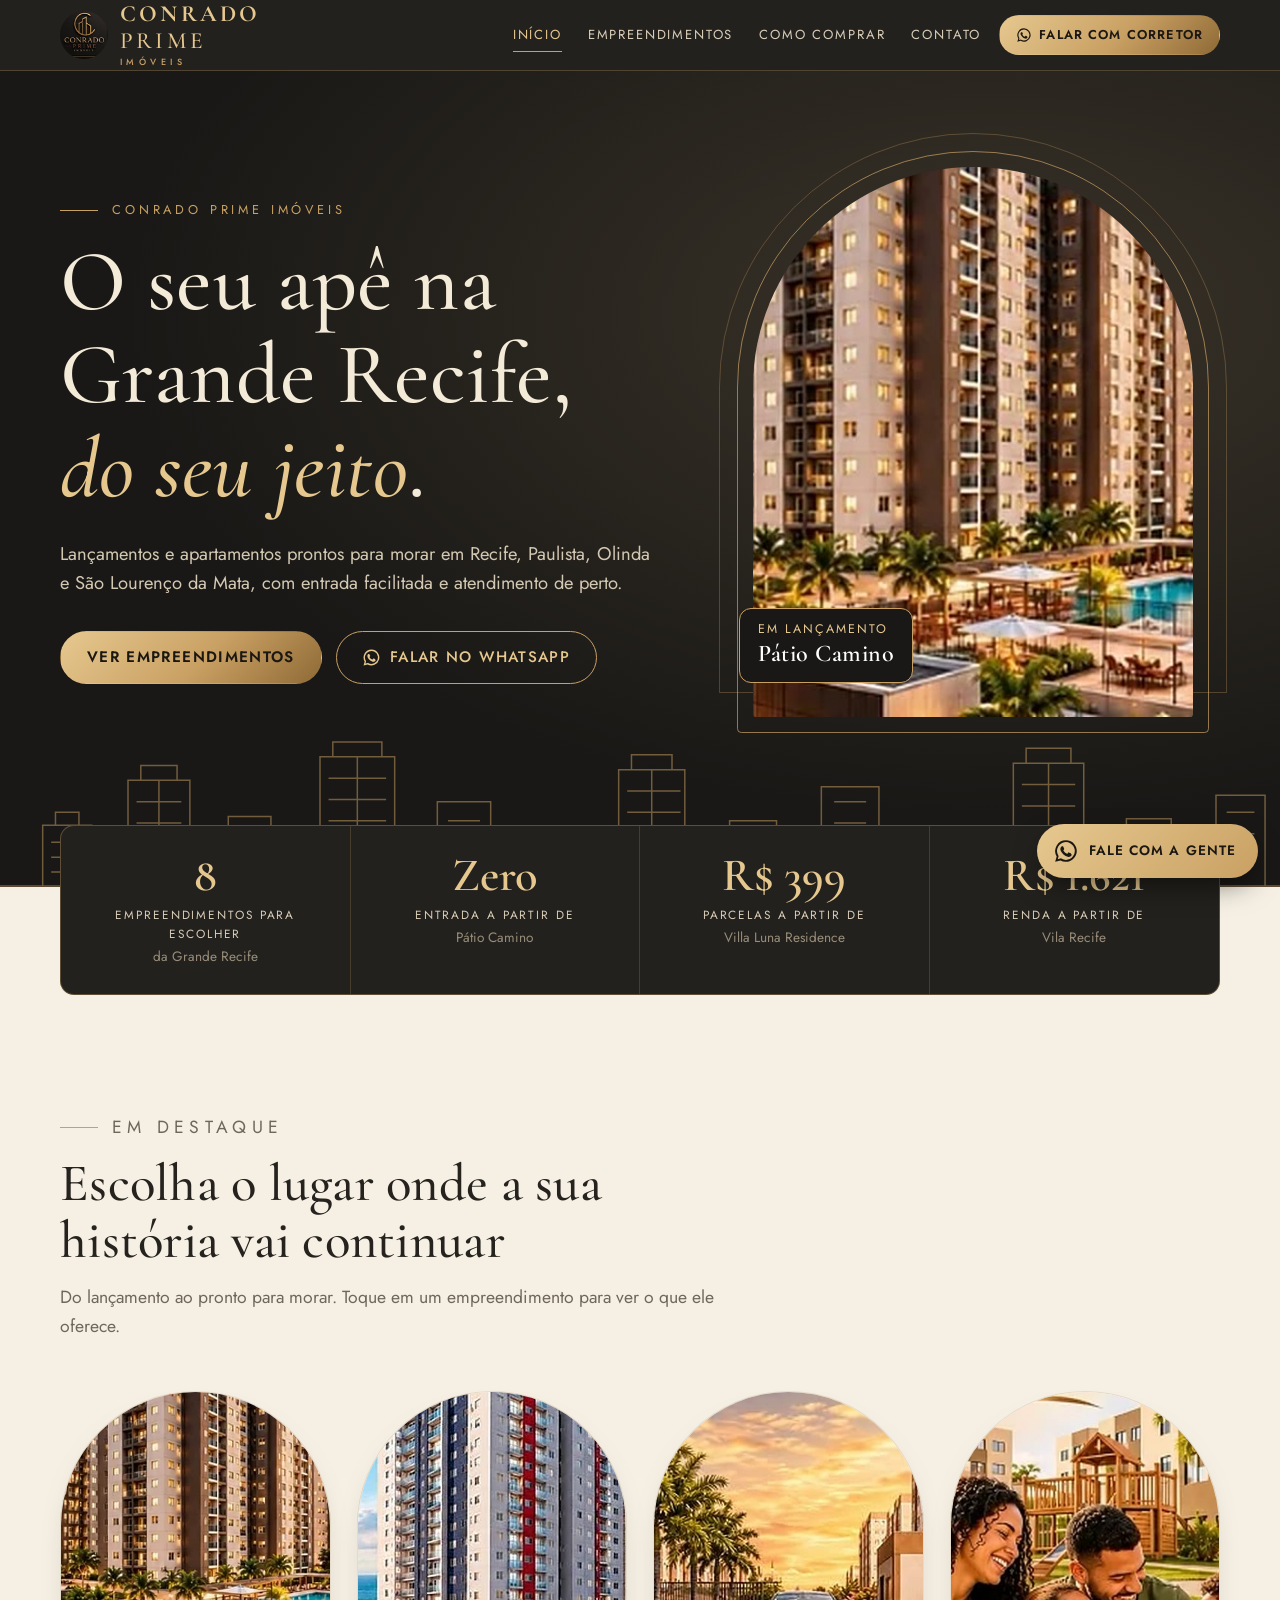
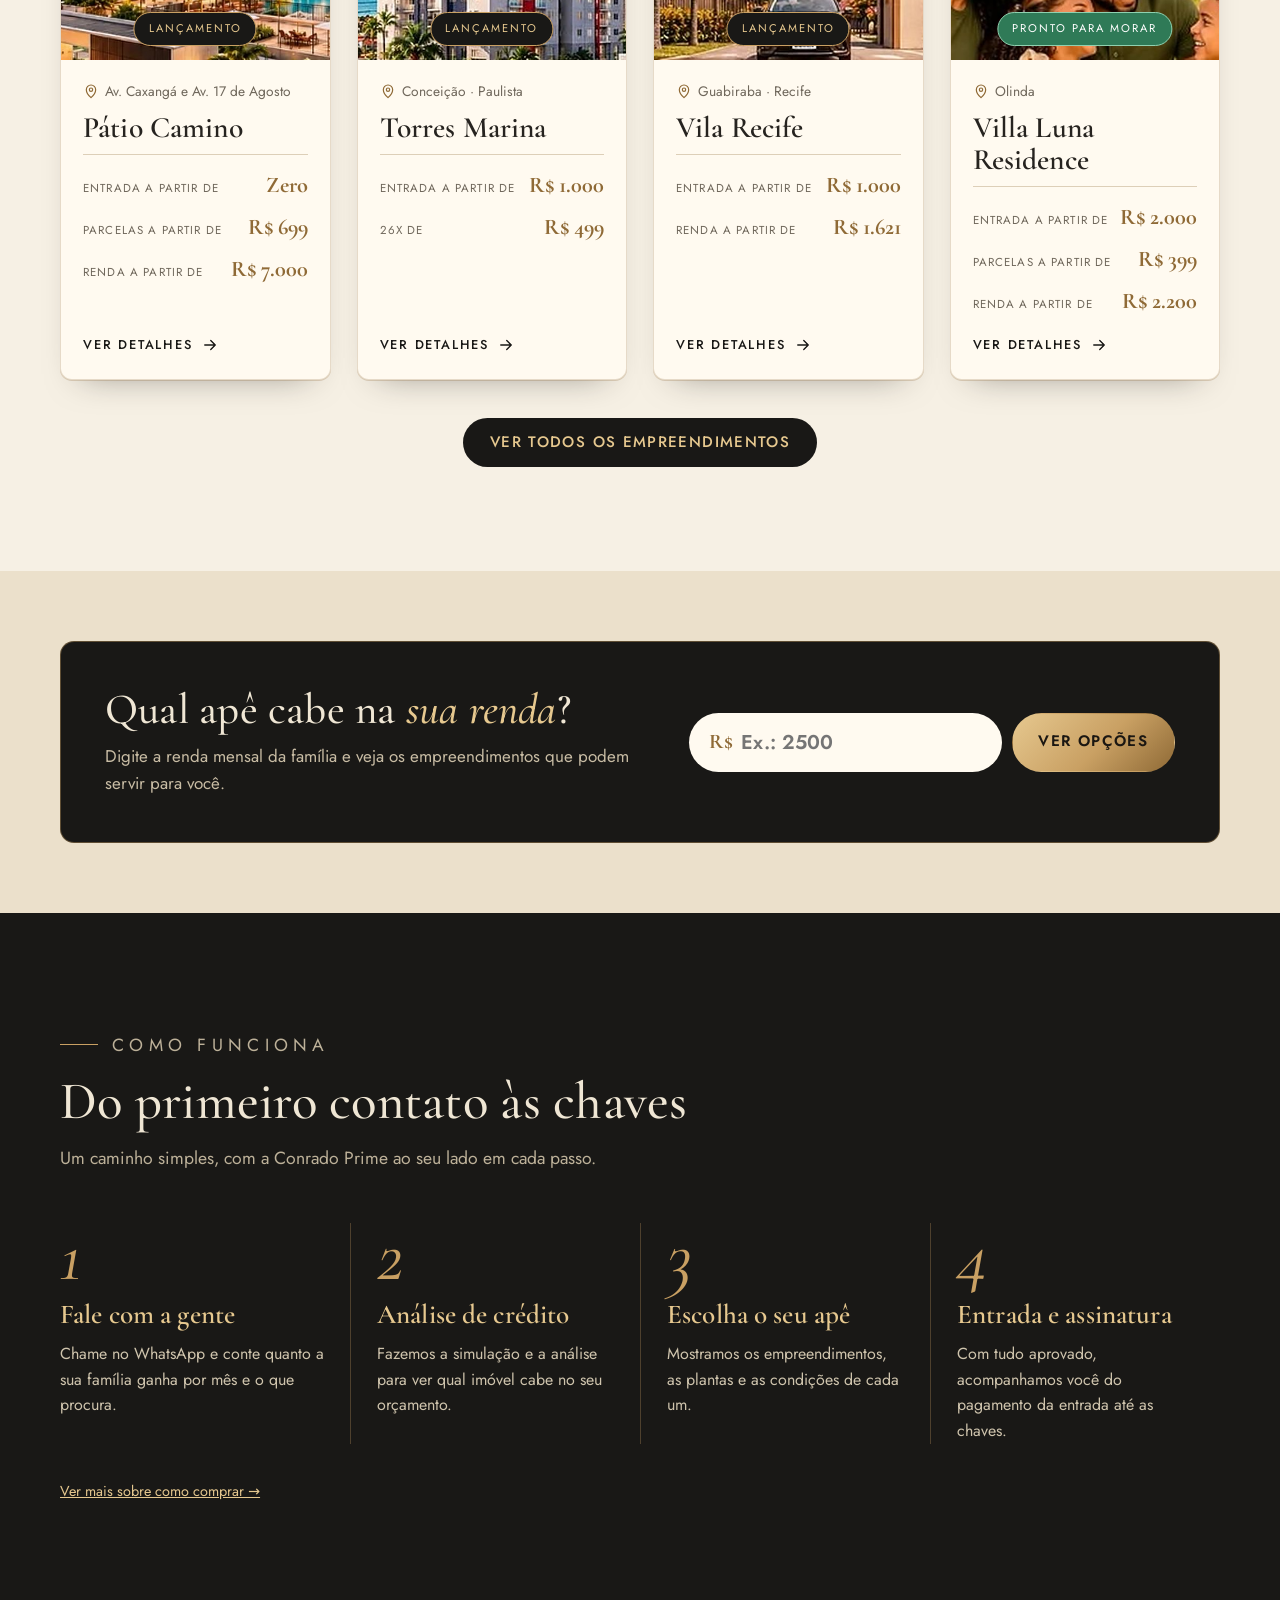
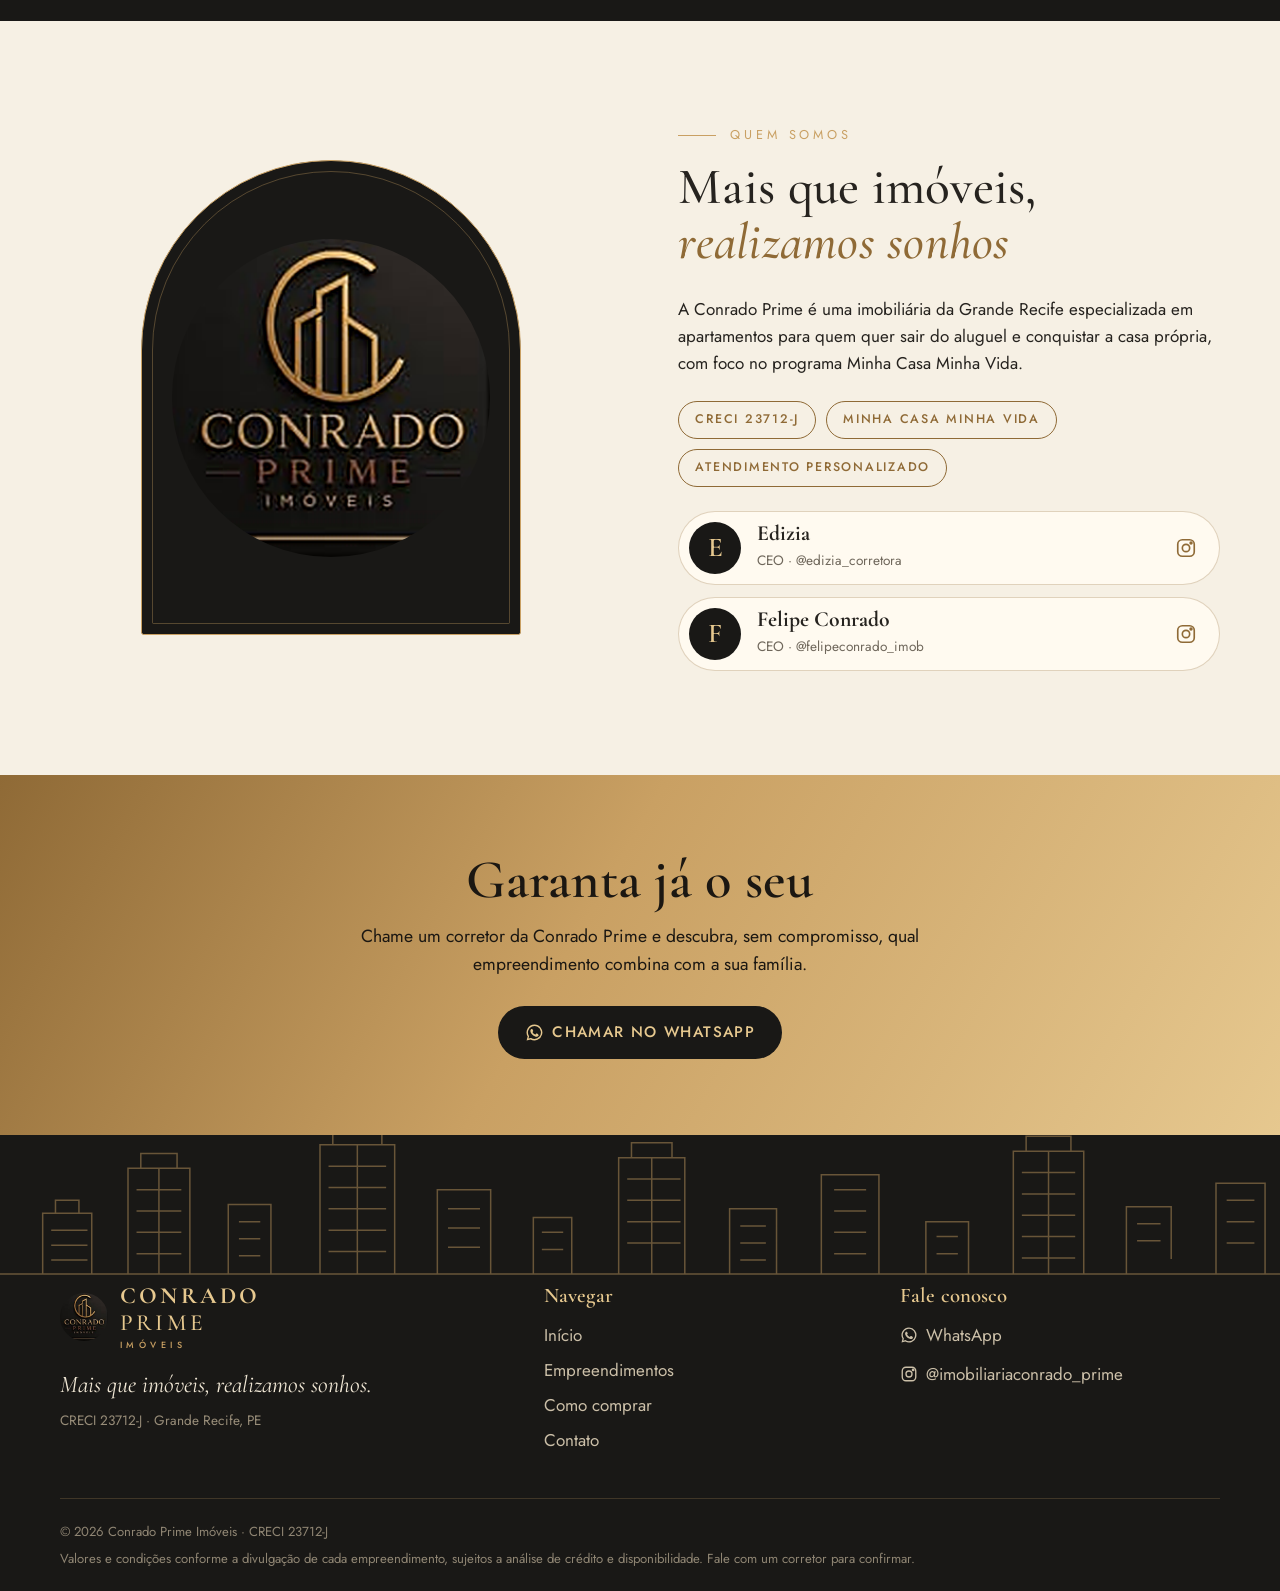
<file: index.html>
<!doctype html>
<html lang="pt-BR">
<head>
<meta charset="utf-8">
<meta name="viewport" content="width=device-width, initial-scale=1">
<meta name="robots" content="noindex, nofollow">
<title>Conrado Prime Imóveis | Seu apê na Grande Recife</title>
<meta name="description" content="Lançamentos e apartamentos prontos para morar em Recife, Paulista, Olinda e São Lourenço da Mata, com entrada facilitada. Conrado Prime Imóveis, CRECI 23712-J.">
<meta name="theme-color" content="#191816">
<link rel="icon" href="img/logo.png">
<link rel="preconnect" href="https://fonts.googleapis.com">
<link rel="preconnect" href="https://fonts.gstatic.com" crossorigin>
<link href="https://fonts.googleapis.com/css2?family=Cormorant+Garamond:ital,wght@0,500;0,600;0,700;1,400;1,500&family=Jost:wght@400;500;600&display=swap" rel="stylesheet">
<link rel="stylesheet" href="css/style.css">
</head>
<body data-page="inicio">
<div id="header"></div>
<main>
  <section class="hero">
    <div class="container hero__grid">
      <div>
        <p class="eyebrow">Conrado Prime Imóveis</p>
        <h1>O seu apê na Grande Recife, <em>do seu jeito</em>.</h1>
        <p class="hero__sub">Lançamentos e apartamentos prontos para morar em Recife, Paulista, Olinda e São Lourenço da Mata, com entrada facilitada e atendimento de perto.</p>
        <div class="hero__acoes">
          <a class="btn btn--ouro" href="empreendimentos.html">Ver empreendimentos</a>
          <a class="btn btn--linha" data-link="whats" data-icon="whats" href="#"><span>Falar no WhatsApp</span></a>
        </div>
      </div>
      <div class="hero__arco">
        <img src="img/emp/patio-camino.jpg" alt="Pátio Camino, empreendimento em lançamento">
        <div class="hero__selo">Em lançamento<b>Pátio Camino</b></div>
      </div>
    </div>
    <div class="sky-wrap" data-skyline></div>
  </section>

  <div class="container"><div class="stats" id="stats"></div></div>

  <section class="secao">
    <div class="container">
      <div class="cab">
        <p class="eyebrow">Em destaque</p>
        <h2>Escolha o lugar onde a sua história vai continuar</h2>
        <p>Do lançamento ao pronto para morar. Toque em um empreendimento para ver o que ele oferece.</p>
      </div>
      <div class="grade-cards" id="destaques"></div>
      <div class="mais"><a class="btn btn--escuro" href="empreendimentos.html">Ver todos os empreendimentos</a></div>
    </div>
  </section>

  <section class="secao secao--areia" style="padding-block: clamp(40px, 6vw, 70px)">
    <div class="container">
      <div class="renda">
        <div>
          <h2>Qual apê cabe na <em>sua renda</em>?</h2>
          <p>Digite a renda mensal da família e veja os empreendimentos que podem servir para você.</p>
        </div>
        <form action="empreendimentos.html" method="get">
          <label class="renda__campo"><span>R$</span><input name="renda" inputmode="numeric" placeholder="Ex.: 2500" aria-label="Renda mensal da família em reais"></label>
          <button class="btn btn--ouro" type="submit">Ver opções</button>
        </form>
      </div>
    </div>
  </section>

  <section class="secao secao--noite">
    <div class="container">
      <div class="cab">
        <p class="eyebrow">Como funciona</p>
        <h2>Do primeiro contato às chaves</h2>
        <p>Um caminho simples, com a Conrado Prime ao seu lado em cada passo.</p>
      </div>
      <ol class="passos" id="passos"></ol>
      <p class="nota-passos"><a href="como-comprar.html" style="color: var(--ouro-claro)">Ver mais sobre como comprar →</a></p>
    </div>
  </section>

  <section class="secao">
    <div class="container sobre">
      <div class="sobre__marca reveal"><img src="img/logo.png" alt="Logo da Conrado Prime Imóveis"></div>
      <div>
        <p class="eyebrow">Quem somos</p>
        <h2>Mais que imóveis, <em>realizamos sonhos</em></h2>
        <p>A Conrado Prime é uma imobiliária da Grande Recife especializada em apartamentos para quem quer sair do aluguel e conquistar a casa própria, com foco no programa Minha Casa Minha Vida.</p>
        <ul class="selos"><li>CRECI 23712-J</li><li>Minha Casa Minha Vida</li><li>Atendimento personalizado</li></ul>
        <div class="pessoas" id="corretores"></div>
      </div>
    </div>
  </section>

  <section class="faixa">
    <div class="container">
      <h2>Garanta já o seu</h2>
      <p>Chame um corretor da Conrado Prime e descubra, sem compromisso, qual empreendimento combina com a sua família.</p>
      <a class="btn btn--escuro" data-link="whats" data-icon="whats" href="#"><span>Chamar no WhatsApp</span></a>
    </div>
  </section>
</main>
<div id="footer"></div>
<script src="js/data.js"></script>
<script src="js/main.js"></script>
</body>
</html>
</file>
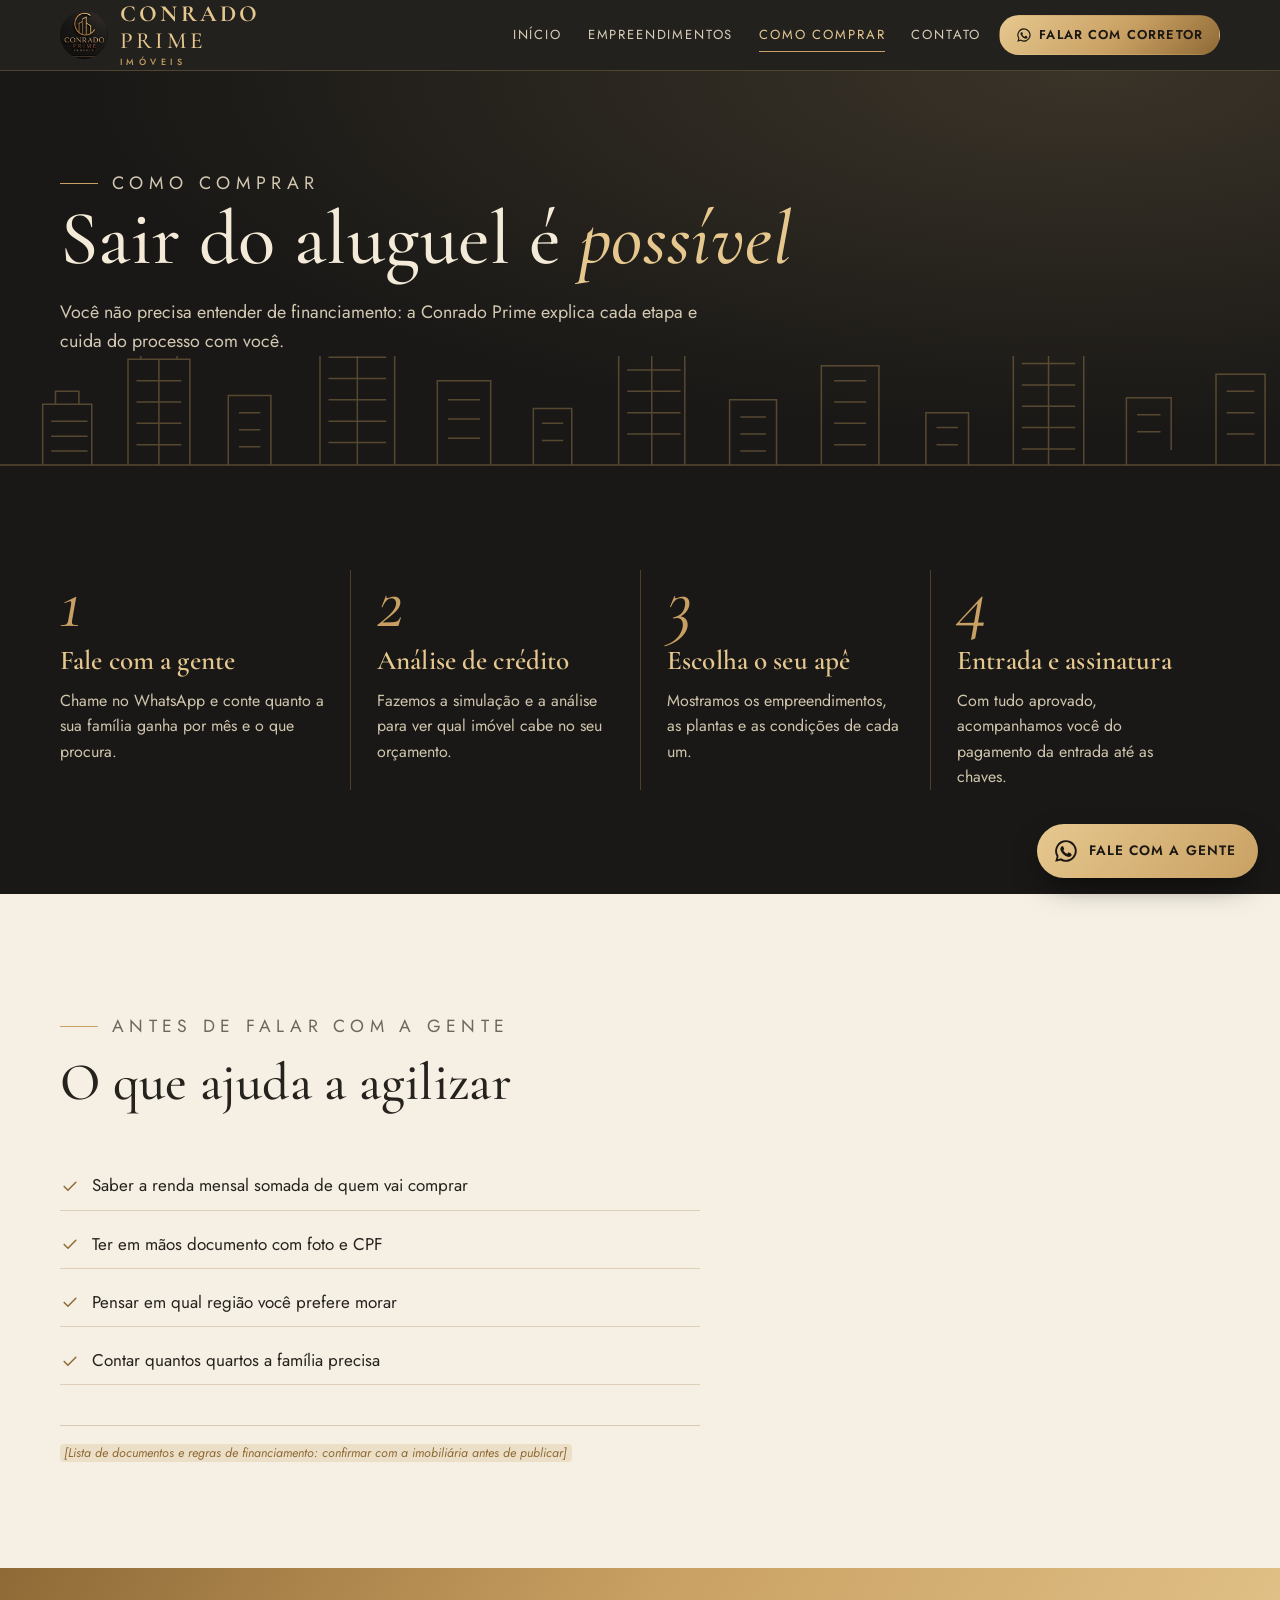
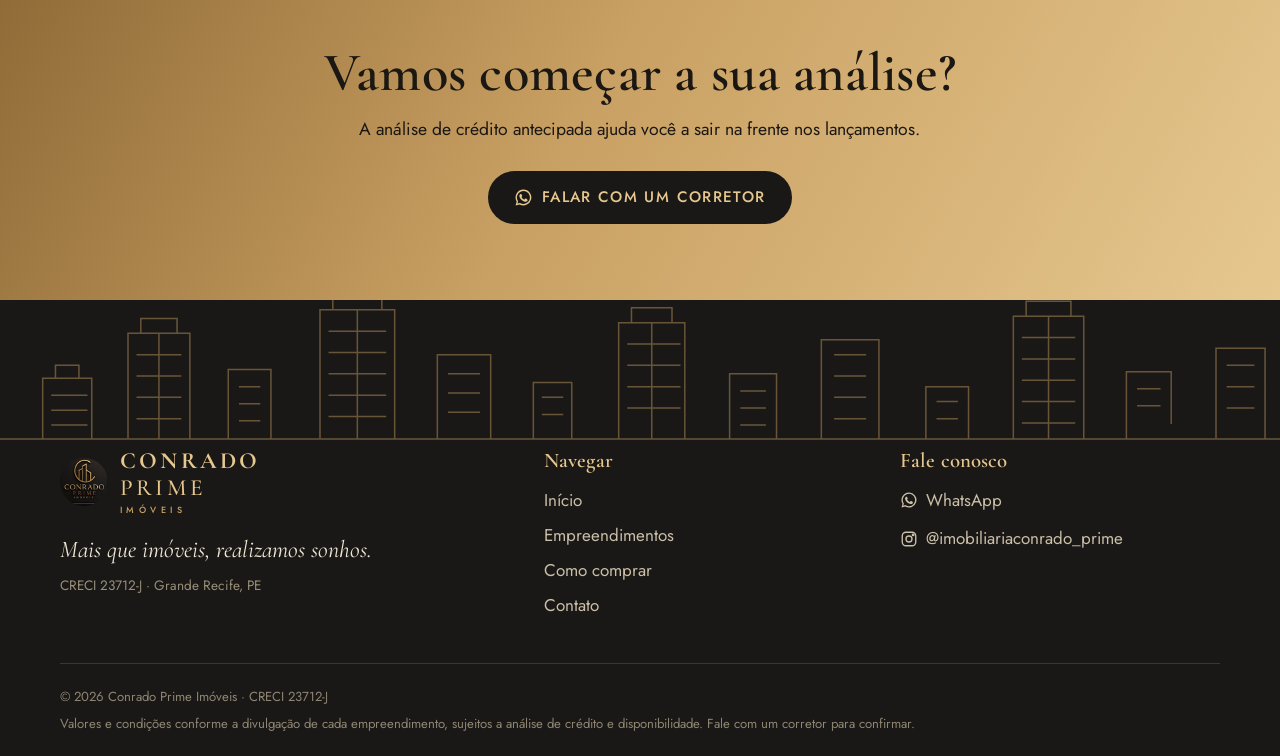
<file: como-comprar.html>
<!doctype html>
<html lang="pt-BR">
<head>
<meta charset="utf-8">
<meta name="viewport" content="width=device-width, initial-scale=1">
<meta name="robots" content="noindex, nofollow">
<title>Como comprar seu apê | Conrado Prime Imóveis</title>
<meta name="description" content="Veja como funciona a compra do seu apartamento com a Conrado Prime Imóveis, do primeiro contato à entrega das chaves.">
<meta name="theme-color" content="#191816">
<link rel="icon" href="img/logo.png">
<link rel="preconnect" href="https://fonts.googleapis.com">
<link rel="preconnect" href="https://fonts.gstatic.com" crossorigin>
<link href="https://fonts.googleapis.com/css2?family=Cormorant+Garamond:ital,wght@0,500;0,600;0,700;1,400;1,500&family=Jost:wght@400;500;600&display=swap" rel="stylesheet">
<link rel="stylesheet" href="css/style.css">
</head>
<body data-page="como">
<div id="header"></div>
<main>
  <section class="p-hero">
    <div class="container">
      <p class="eyebrow">Como comprar</p>
      <h1>Sair do aluguel é <em>possível</em></h1>
      <p>Você não precisa entender de financiamento: a Conrado Prime explica cada etapa e cuida do processo com você.</p>
    </div>
    <div class="sky-wrap" data-skyline></div>
  </section>
  <section class="secao secao--noite">
    <div class="container">
      <ol class="passos" id="passos"></ol>
    </div>
  </section>
  <section class="secao secao--creme">
    <div class="container">
      <div class="cab">
        <p class="eyebrow">Antes de falar com a gente</p>
        <h2>O que ajuda a agilizar</h2>
      </div>
      <ul class="lista-ouro" style="max-width: 640px">
        <li data-icon="ok">Saber a renda mensal somada de quem vai comprar</li>
        <li data-icon="ok">Ter em mãos documento com foto e CPF</li>
        <li data-icon="ok">Pensar em qual região você prefere morar</li>
        <li data-icon="ok">Contar quantos quartos a família precisa</li>
      </ul>
      <p class="aviso" style="max-width: 640px"><span class="placeholder">[Lista de documentos e regras de financiamento: confirmar com a imobiliária antes de publicar]</span></p>
    </div>
  </section>
  <section class="faixa">
    <div class="container">
      <h2>Vamos começar a sua análise?</h2>
      <p>A análise de crédito antecipada ajuda você a sair na frente nos lançamentos.</p>
      <a class="btn btn--escuro" data-link="whats" data-icon="whats" href="#"><span>Falar com um corretor</span></a>
    </div>
  </section>
</main>
<div id="footer"></div>
<script src="js/data.js"></script>
<script src="js/main.js"></script>
</body>
</html>
</file>
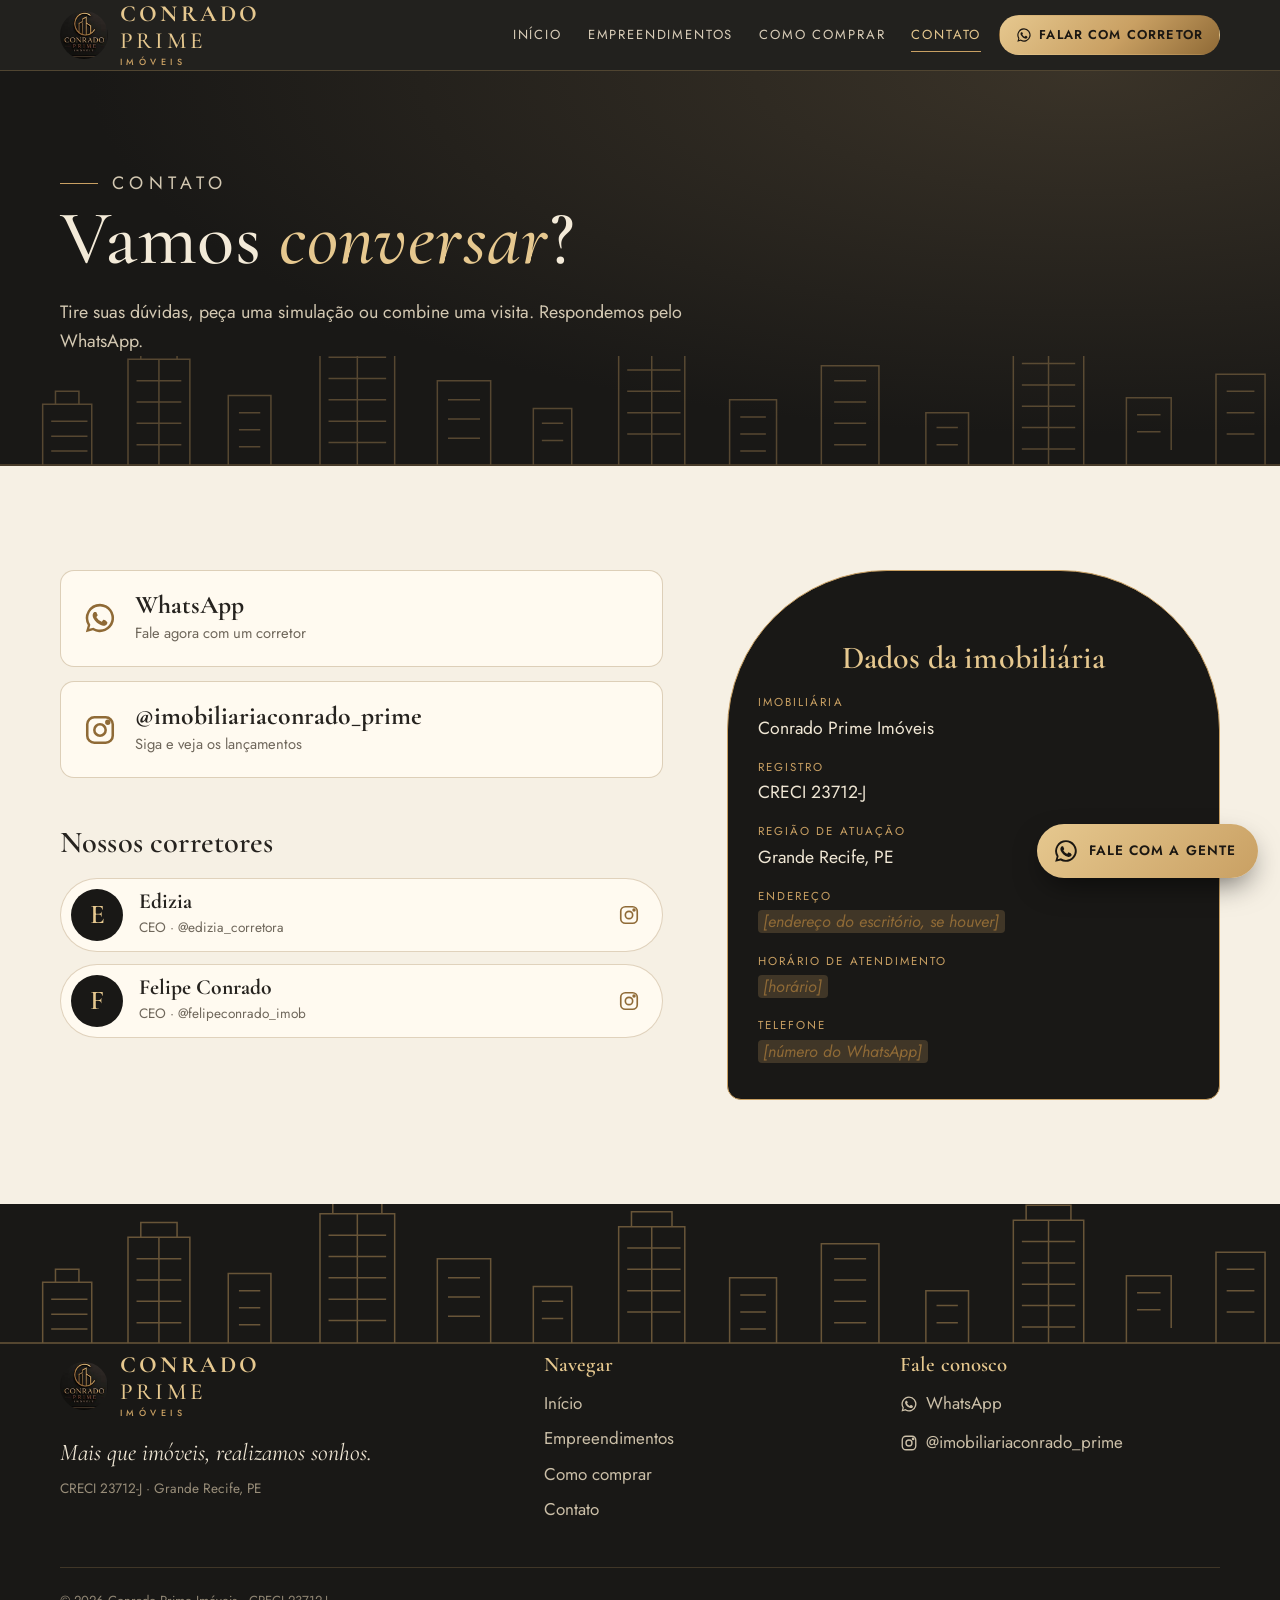
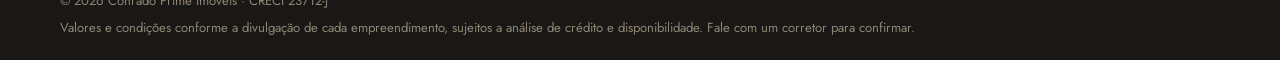
<file: contato.html>
<!doctype html>
<html lang="pt-BR">
<head>
<meta charset="utf-8">
<meta name="viewport" content="width=device-width, initial-scale=1">
<meta name="robots" content="noindex, nofollow">
<title>Contato | Conrado Prime Imóveis</title>
<meta name="description" content="Fale com a Conrado Prime Imóveis pelo WhatsApp ou pelo Instagram.">
<meta name="theme-color" content="#191816">
<link rel="icon" href="img/logo.png">
<link rel="preconnect" href="https://fonts.googleapis.com">
<link rel="preconnect" href="https://fonts.gstatic.com" crossorigin>
<link href="https://fonts.googleapis.com/css2?family=Cormorant+Garamond:ital,wght@0,500;0,600;0,700;1,400;1,500&family=Jost:wght@400;500;600&display=swap" rel="stylesheet">
<link rel="stylesheet" href="css/style.css">
</head>
<body data-page="contato">
<div id="header"></div>
<main>
  <section class="p-hero">
    <div class="container">
      <p class="eyebrow">Contato</p>
      <h1>Vamos <em>conversar</em>?</h1>
      <p>Tire suas dúvidas, peça uma simulação ou combine uma visita. Respondemos pelo WhatsApp.</p>
    </div>
    <div class="sky-wrap" data-skyline></div>
  </section>
  <section class="secao secao--creme">
    <div class="container contato">
      <div>
        <div class="canais">
          <a class="canal" data-link="whats" data-icon="whats" href="#"><span><b>WhatsApp</b><small>Fale agora com um corretor</small></span></a>
          <a class="canal" data-link="insta" data-icon="insta" href="#"><span><b>@imobiliariaconrado_prime</b><small>Siga e veja os lançamentos</small></span></a>
        </div>
        <h2 class="h-sec" style="margin-top: 1.6em">Nossos corretores</h2>
        <div class="pessoas" id="corretores"></div>
      </div>
      <div class="dados">
        <h2>Dados da imobiliária</h2>
        <dl>
          <div><dt>Imobiliária</dt><dd>Conrado Prime Imóveis</dd></div>
          <div><dt>Registro</dt><dd>CRECI 23712-J</dd></div>
          <div><dt>Região de atuação</dt><dd>Grande Recife, PE</dd></div>
          <div><dt>Endereço</dt><dd data-dado="endereco" data-falta="endereço do escritório, se houver"></dd></div>
          <div><dt>Horário de atendimento</dt><dd data-dado="horario" data-falta="horário"></dd></div>
          <div><dt>Telefone</dt><dd data-dado="whatsappExibido" data-falta="número do WhatsApp"></dd></div>
        </dl>
      </div>
    </div>
  </section>
</main>
<div id="footer"></div>
<script src="js/data.js"></script>
<script src="js/main.js"></script>
</body>
</html>
</file>
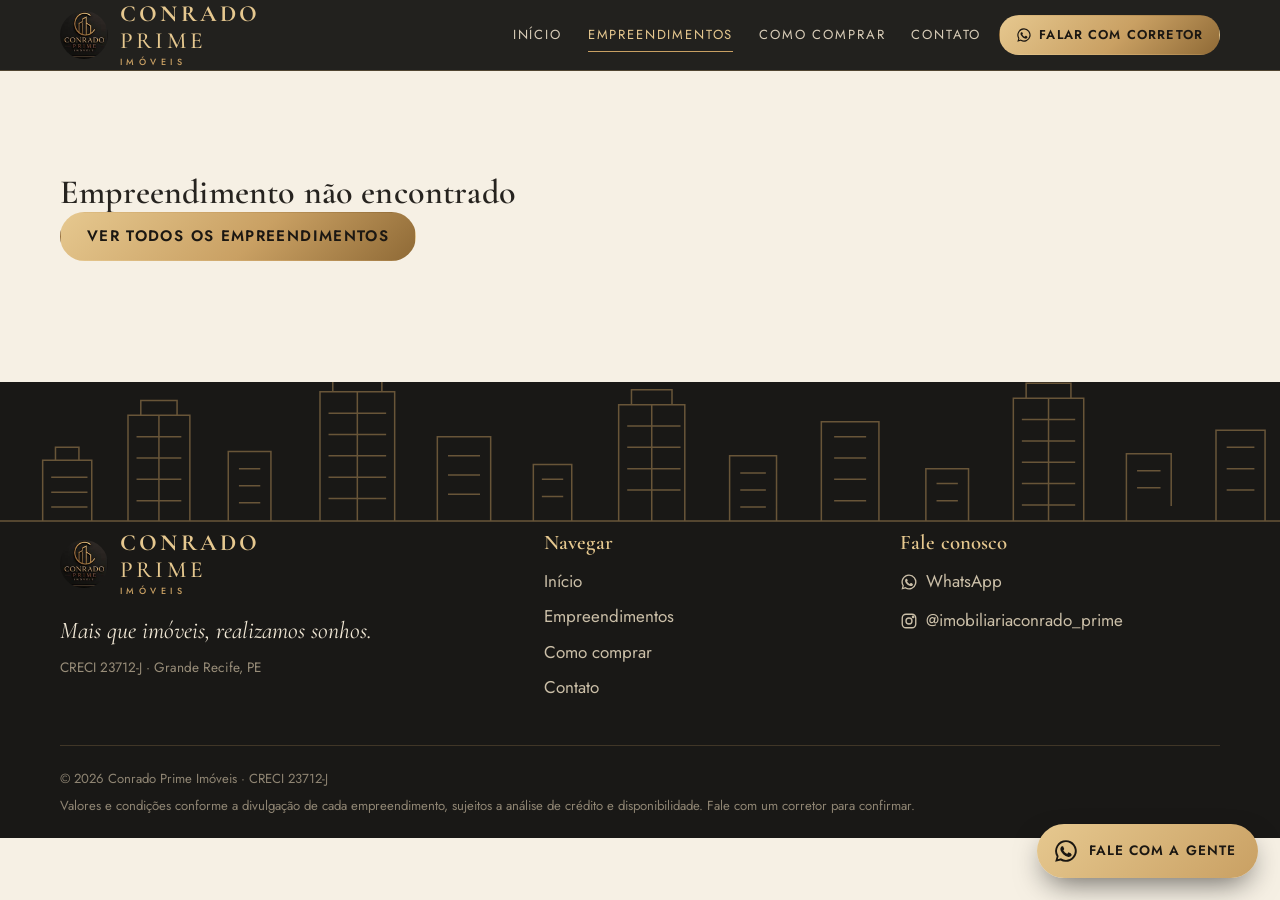
<file: empreendimento.html>
<!doctype html>
<html lang="pt-BR">
<head>
<meta charset="utf-8">
<meta name="viewport" content="width=device-width, initial-scale=1">
<meta name="robots" content="noindex, nofollow">
<title>Empreendimento | Conrado Prime Imóveis</title>
<meta name="description" content="Detalhes do empreendimento: entrada, parcelas, renda mínima, lazer e localização.">
<meta name="theme-color" content="#191816">
<link rel="icon" href="img/logo.png">
<link rel="preconnect" href="https://fonts.googleapis.com">
<link rel="preconnect" href="https://fonts.gstatic.com" crossorigin>
<link href="https://fonts.googleapis.com/css2?family=Cormorant+Garamond:ital,wght@0,500;0,600;0,700;1,400;1,500&family=Jost:wght@400;500;600&display=swap" rel="stylesheet">
<link rel="stylesheet" href="css/style.css">
</head>
<body data-page="detalhe">
<div id="header"></div>
<main id="detalhe"></main>
<div id="footer"></div>
<script src="js/data.js"></script>
<script src="js/main.js"></script>
</body>
</html>
</file>
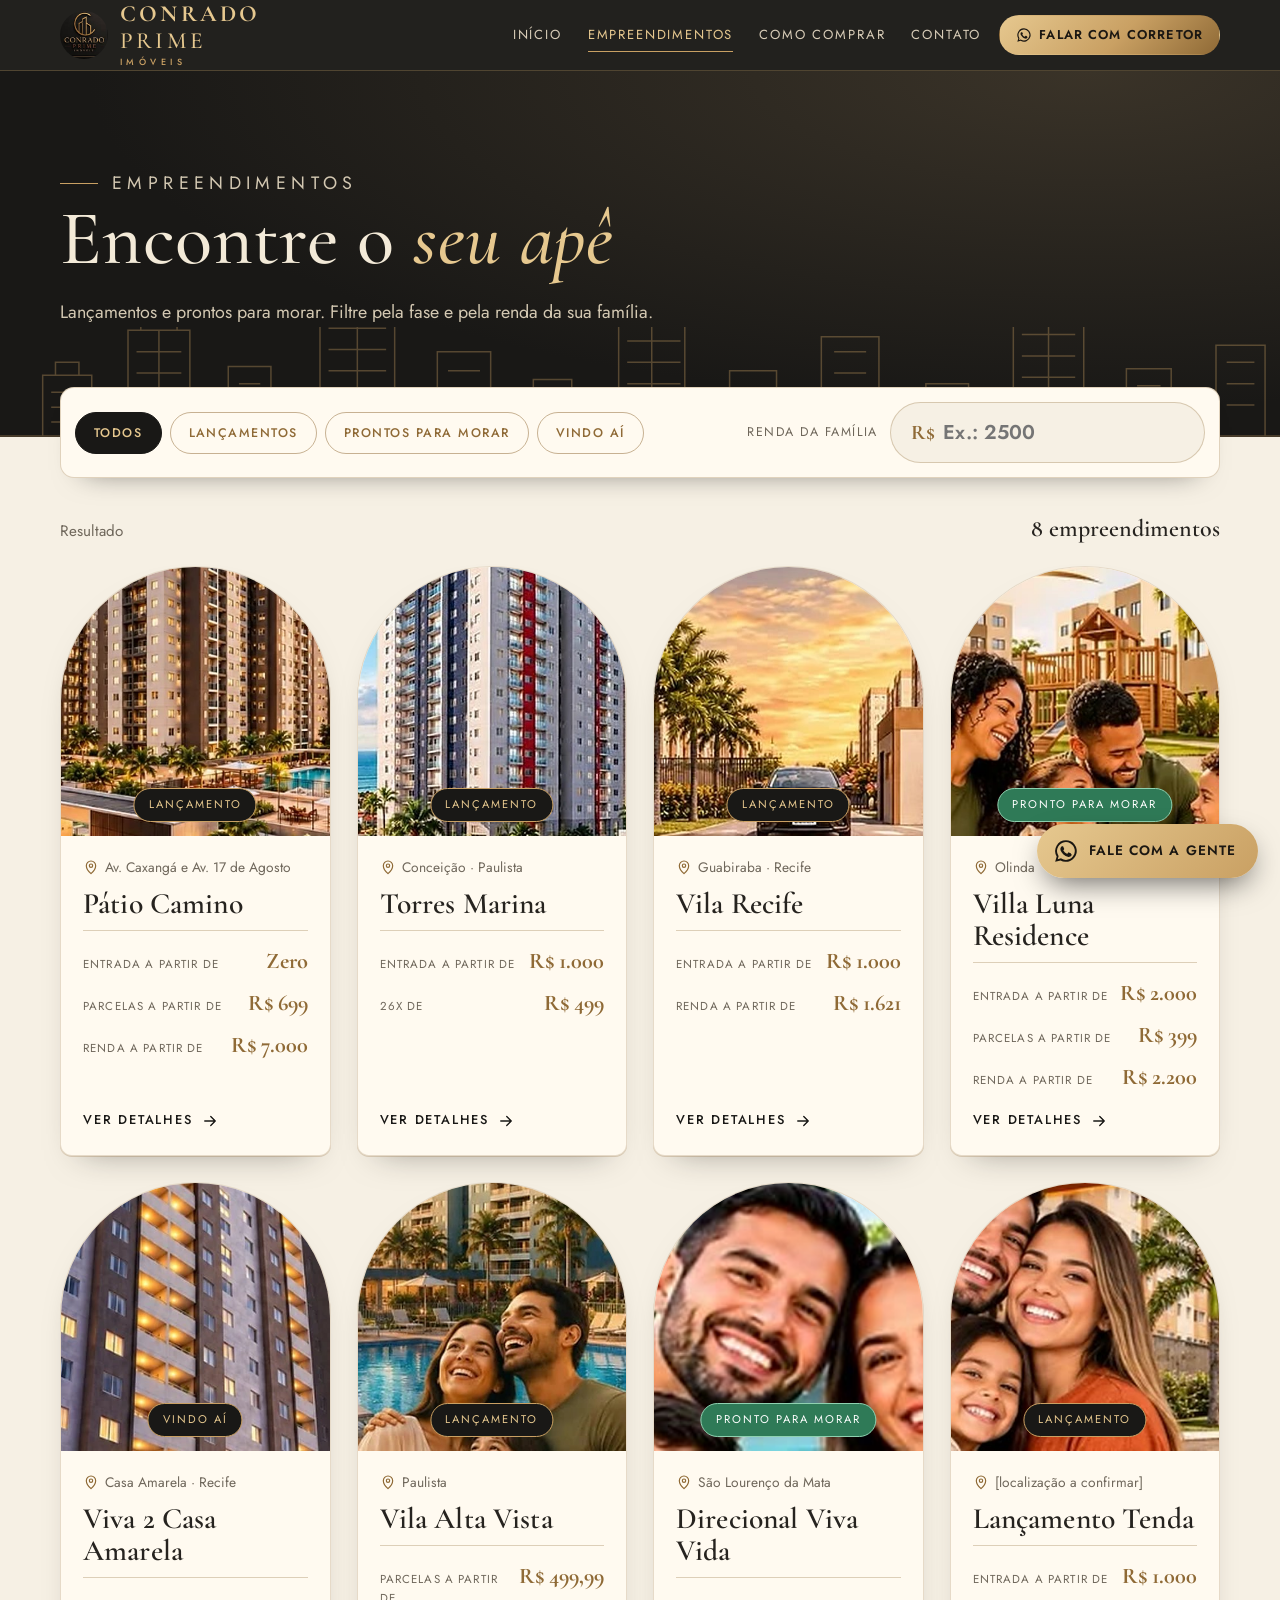
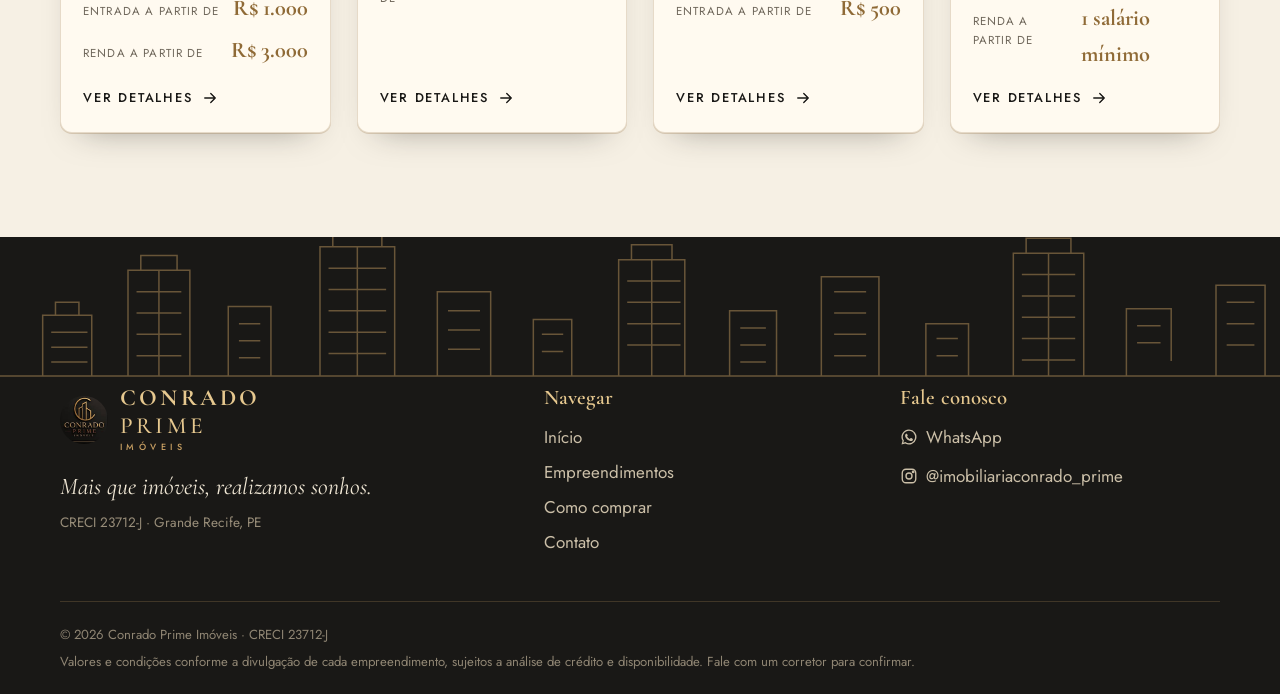
<file: empreendimentos.html>
<!doctype html>
<html lang="pt-BR">
<head>
<meta charset="utf-8">
<meta name="viewport" content="width=device-width, initial-scale=1">
<meta name="robots" content="noindex, nofollow">
<title>Empreendimentos | Conrado Prime Imóveis</title>
<meta name="description" content="Veja os lançamentos e prontos para morar da Conrado Prime Imóveis, com entrada, parcelas e renda mínima de cada um.">
<meta name="theme-color" content="#191816">
<link rel="icon" href="img/logo.png">
<link rel="preconnect" href="https://fonts.googleapis.com">
<link rel="preconnect" href="https://fonts.gstatic.com" crossorigin>
<link href="https://fonts.googleapis.com/css2?family=Cormorant+Garamond:ital,wght@0,500;0,600;0,700;1,400;1,500&family=Jost:wght@400;500;600&display=swap" rel="stylesheet">
<link rel="stylesheet" href="css/style.css">
</head>
<body data-page="empreendimentos">
<div id="header"></div>
<main>
  <section class="p-hero">
    <div class="container">
      <p class="eyebrow">Empreendimentos</p>
      <h1>Encontre o <em>seu apê</em></h1>
      <p>Lançamentos e prontos para morar. Filtre pela fase e pela renda da sua família.</p>
    </div>
    <div class="sky-wrap" data-skyline></div>
  </section>
  <section class="secao secao--creme" style="padding-top: 0">
    <div class="container">
      <div class="filtros">
        <div class="chips" role="group" aria-label="Filtrar por fase">
          <button class="chip" type="button" data-fase="todos" aria-pressed="true">Todos</button>
          <button class="chip" type="button" data-fase="lancamento" aria-pressed="false">Lançamentos</button>
          <button class="chip" type="button" data-fase="pronto" aria-pressed="false">Prontos para morar</button>
          <button class="chip" type="button" data-fase="breve" aria-pressed="false">Vindo aí</button>
        </div>
        <form id="form-renda">
          <label for="renda">Renda da família</label>
          <span class="renda__campo"><span>R$</span><input id="renda" inputmode="numeric" placeholder="Ex.: 2500" autocomplete="off"></span>
        </form>
      </div>
      <div class="lista-topo"><span>Resultado</span><b id="contagem"></b></div>
      <p id="aviso-lista" hidden></p>
      <div class="grade-cards" id="lista"></div>
    </div>
  </section>
</main>
<div id="footer"></div>
<script src="js/data.js"></script>
<script src="js/main.js"></script>
</body>
</html>
</file>
<file: css/style.css>
/* Conrado Prime Imóveis — preto e ouro da logo, silhueta de prédios e molduras em arco */
:root {
  --noite: #191816;
  --noite-2: #23211d;
  --noite-3: #2e2b26;
  --ouro: #c9a063;
  --ouro-claro: #e6c88f;
  --ouro-esc: #8f6a36;
  --creme: #f6f0e4;
  --areia: #ebe0cb;
  --tinta: #26231f;
  --suave: #6f675b;
  --verde: #2f7a57;
  --serif: "Cormorant Garamond", "Georgia", serif;
  --sans: "Jost", system-ui, sans-serif;
  --raio: 14px;
  --gutter: clamp(18px, 5vw, 40px);
}
* { box-sizing: border-box; }
html { scroll-behavior: smooth; -webkit-text-size-adjust: 100%; }
body {
  margin: 0; font-family: var(--sans); font-size: 1.0625rem; line-height: 1.6;
  color: var(--tinta); background: var(--creme);
  padding-bottom: 76px;
}
body.sem-rolagem { overflow: hidden; }
img { max-width: 100%; display: block; }
a { color: inherit; }
h1, h2, h3, h4 { font-family: var(--serif); font-weight: 600; line-height: 1.08; margin: 0; letter-spacing: .005em; }
p { margin: 0 0 1em; }
ul, ol { margin: 0; padding: 0; list-style: none; }
.container { width: min(1160px, 100% - 2 * var(--gutter)); margin-inline: auto; }
#header, #footer { display: contents; }
:focus-visible { outline: 2px solid var(--ouro-claro); outline-offset: 3px; }
.placeholder { background: rgba(201, 160, 99, .22); color: var(--ouro-esc); padding: 0 .35em; border-radius: 4px; font-style: italic; font-size: .92em; }
.secao--noite .placeholder, .hero .placeholder { color: var(--ouro-claro); }

/* ---------- botões ---------- */
.btn {
  display: inline-flex; align-items: center; justify-content: center; gap: .55em;
  font: 500 .95rem/1 var(--sans); letter-spacing: .09em; text-transform: uppercase; text-decoration: none;
  padding: 1.05em 1.7em; border-radius: 999px; border: 1.5px solid transparent; cursor: pointer;
  transition: transform .2s, background .2s, color .2s, border-color .2s;
}
.btn svg { width: 1.25em; height: 1.25em; flex: none; }
.btn:hover { transform: translateY(-2px); }
.btn--ouro { background: linear-gradient(135deg, var(--ouro-claro), var(--ouro) 55%, var(--ouro-esc)); color: #1b1712; font-weight: 600; }
.btn--linha { border-color: var(--ouro); color: var(--ouro-claro); background: transparent; }
.btn--linha:hover { background: rgba(201, 160, 99, .14); }
.btn--escuro { background: var(--noite); color: var(--ouro-claro); }
.btn--sm { padding: .85em 1.25em; font-size: .8rem; }

/* ---------- cabeçalho ---------- */
.topbar { position: sticky; top: 0; z-index: 50; background: rgba(25, 24, 22, .96); backdrop-filter: blur(10px); border-bottom: 1px solid rgba(201, 160, 99, .28); }
.topbar__inner { display: flex; align-items: center; gap: 18px; min-height: 70px; }
.brand { display: flex; align-items: center; gap: 12px; text-decoration: none; color: var(--ouro-claro); margin-right: auto; }
.brand img { width: 48px; height: 48px; border-radius: 50%; }
.brand__txt { font-family: var(--serif); font-size: 1.45rem; font-weight: 500; letter-spacing: .14em; text-transform: uppercase; line-height: 1; display: flex; flex-direction: column; gap: 4px; }
.brand__txt b { font-weight: 700; }
.brand__txt small { font-family: var(--sans); font-size: .56rem; letter-spacing: .5em; color: var(--ouro); margin-top: 1px; }
.nav { display: flex; gap: 26px; }
@media (min-width: 900px) and (max-width: 1120px) { .topbar__cta { display: none; } .nav { gap: 20px; } }
.nav a { white-space: nowrap; color: #d9cdb8; text-decoration: none; font-size: .82rem; letter-spacing: .14em; text-transform: uppercase; padding: 6px 0; border-bottom: 1.5px solid transparent; }
.nav a:hover, .nav a[aria-current="page"] { color: var(--ouro-claro); border-bottom-color: var(--ouro); }
.menu-toggle { display: none; background: none; border: 1.5px solid rgba(201, 160, 99, .5); color: var(--ouro-claro); width: 44px; height: 44px; border-radius: 12px; cursor: pointer; }
.menu-toggle svg { width: 24px; height: 24px; margin: auto; }

/* ---------- hero ---------- */
.hero { position: relative; background: radial-gradient(ellipse at 78% 30%, #3a3328 0%, var(--noite) 62%); color: #f3ead8; overflow: hidden; }
.hero__grid { position: relative; z-index: 2; display: grid; grid-template-columns: 1.1fr .9fr; gap: clamp(28px, 5vw, 70px); align-items: center; padding-block: clamp(44px, 8vw, 96px) clamp(110px, 14vw, 170px); }
.eyebrow { font-size: .8rem; letter-spacing: .3em; text-transform: uppercase; color: var(--ouro); margin-bottom: 1.1em; display: flex; align-items: center; gap: 14px; }
.eyebrow::before { content: ""; width: 38px; height: 1px; background: var(--ouro); }
.hero h1 { font-size: clamp(2.7rem, 7.4vw, 5.4rem); font-weight: 500; }
.hero h1 em { font-style: italic; color: var(--ouro-claro); font-weight: 500; }
.hero__sub { font-size: 1.15rem; color: #d3c8b2; max-width: 34em; margin: 1.3em 0 1.8em; }
.hero__acoes { display: flex; flex-wrap: wrap; gap: 14px; }
.hero__arco { position: relative; justify-self: center; width: min(100%, 440px); aspect-ratio: 4 / 5; }
.hero__arco::before { content: ""; position: absolute; inset: -16px; border: 1.5px solid var(--ouro); border-radius: 999px 999px 18px 18px; opacity: .7; }
.hero__arco::after { content: ""; position: absolute; inset: -34px -34px 24px; border: 1px solid rgba(201, 160, 99, .3); border-radius: 999px 999px 0 0; }
.hero__arco img { position: relative; z-index: 1; width: 100%; height: 100%; object-fit: cover; object-position: 60% 50%; border-radius: 999px 999px 14px 14px; }
.hero__selo { position: absolute; z-index: 2; left: -14px; bottom: 34px; background: var(--noite); border: 1px solid var(--ouro); color: var(--ouro-claro); padding: 12px 18px; border-radius: 12px; font-size: .78rem; letter-spacing: .16em; text-transform: uppercase; line-height: 1.35; }
.hero__selo b { display: block; font-family: var(--serif); font-size: 1.5rem; letter-spacing: .02em; text-transform: none; color: #fff; font-weight: 600; }
.sky-wrap { position: absolute; left: 0; right: 0; bottom: 0; height: clamp(90px, 13vw, 150px); color: var(--ouro); opacity: .5; z-index: 1; }
.skyline { width: 100%; height: 100%; display: block; }

/* ---------- seções ---------- */
.secao { padding-block: clamp(56px, 9vw, 104px); }
.secao--creme { background: var(--creme); }
.secao--areia { background: var(--areia); }
.secao--noite { background: var(--noite); color: #efe6d4; }
.cab { max-width: 40em; margin-bottom: clamp(28px, 4vw, 52px); }
.cab h2, .h-sec { font-size: clamp(2.1rem, 5vw, 3.3rem); font-weight: 500; }
.cab p { color: var(--suave); margin-top: .8em; font-size: 1.1rem; }
.secao--noite .cab p { color: #bdb199; }
.h-sec { font-size: 1.9rem; margin: 1.6em 0 .6em; font-weight: 600; }
.h-sec:first-child { margin-top: 0; }
.h-sec--claro { color: var(--ouro-claro); margin: 0 0 1em; }
.cab .eyebrow { margin-bottom: .8em; }

/* números */
.stats { display: grid; grid-template-columns: repeat(4, 1fr); background: var(--noite-2); border: 1px solid rgba(201, 160, 99, .35); border-radius: var(--raio); margin-top: -62px; position: relative; z-index: 3; overflow: hidden; }
.stat { padding: 26px 22px; text-align: center; border-right: 1px solid rgba(201, 160, 99, .22); display: flex; flex-direction: column; gap: 2px; }
.stat:last-child { border-right: 0; }
.stat b { font-family: var(--serif); font-size: clamp(2rem, 4.2vw, 2.9rem); color: var(--ouro-claro); font-weight: 600; line-height: 1; }
.stat span { font-size: .74rem; letter-spacing: .16em; text-transform: uppercase; color: #d9cdb8; margin-top: 6px; }
.stat small { font-size: .85rem; color: #988d79; }

/* cards em arco */
.grade-cards { display: grid; grid-template-columns: repeat(auto-fill, minmax(260px, 1fr)); gap: 26px; }
.card { display: flex; flex-direction: column; text-decoration: none; background: #fffaf0; border-radius: 160px 160px var(--raio) var(--raio); overflow: hidden; box-shadow: 0 1px 0 rgba(143, 106, 54, .25), 0 16px 34px -22px rgba(38, 35, 31, .5); border: 1px solid rgba(143, 106, 54, .22); transition: transform .3s, box-shadow .3s; color: var(--tinta); }
.card:hover { transform: translateY(-6px); box-shadow: 0 22px 40px -22px rgba(38, 35, 31, .6); }
.card__foto { position: relative; aspect-ratio: 1 / 1; overflow: hidden; }
.card__foto img { width: 100%; height: 100%; object-fit: cover; transition: transform .6s; }
.card:hover .card__foto img { transform: scale(1.06); }
.card__fase { position: absolute; left: 50%; bottom: 14px; transform: translateX(-50%); white-space: nowrap; background: var(--noite); color: var(--ouro-claro); font-size: .7rem; letter-spacing: .18em; text-transform: uppercase; padding: 7px 14px; border-radius: 999px; border: 1px solid var(--ouro); }
.card__fase--pronto { background: var(--verde); border-color: #8fd1b0; color: #fff; }
.card__corpo { padding: 20px 22px 24px; display: flex; flex-direction: column; gap: 10px; flex: 1; }
.card__local { display: flex; align-items: center; gap: 6px; font-size: .86rem; color: var(--suave); margin: 0; }
.card__local svg { width: 16px; height: 16px; color: var(--ouro-esc); flex: none; }
.card h3 { font-size: 1.85rem; }
.card__nums { margin: 0; display: grid; gap: 6px; border-top: 1px solid rgba(143, 106, 54, .3); padding-top: 12px; }
.card__nums div { display: flex; justify-content: space-between; align-items: baseline; gap: 10px; }
.card__nums dt { font-size: .72rem; letter-spacing: .1em; text-transform: uppercase; color: var(--suave); }
.card__nums dd { margin: 0; font-family: var(--serif); font-size: 1.4rem; font-weight: 700; color: var(--ouro-esc); }
.card__ver { margin-top: auto; padding-top: 6px; display: inline-flex; align-items: center; gap: 8px; font-size: .8rem; letter-spacing: .14em; text-transform: uppercase; font-weight: 500; color: var(--noite); }
.card__ver svg { width: 18px; height: 18px; transition: transform .25s; }
.card:hover .card__ver svg { transform: translateX(5px); }
.secao--noite .card { border-color: rgba(201, 160, 99, .4); }
.mais { margin-top: 38px; text-align: center; }

/* simulador de renda */
.renda { background: var(--noite); color: #efe6d4; border-radius: var(--raio); padding: clamp(26px, 4vw, 44px); display: grid; grid-template-columns: 1fr auto; gap: 26px 40px; align-items: center; border: 1px solid rgba(201, 160, 99, .4); position: relative; overflow: hidden; }
.renda h2 { font-size: clamp(1.9rem, 4vw, 2.7rem); font-weight: 500; }
.renda h2 em { color: var(--ouro-claro); }
.renda p { margin: .6em 0 0; color: #c8bca4; }
.renda form { display: flex; gap: 10px; flex-wrap: wrap; }
.renda__campo { display: flex; align-items: center; background: #fffaf0; border-radius: 999px; padding: 0 20px; min-width: 220px; flex: 1; }
.renda__campo span { font-family: var(--serif); font-weight: 700; font-size: 1.3rem; color: var(--ouro-esc); margin-right: 8px; }
.renda__campo input { border: 0; background: none; font: 600 1.25rem var(--sans); color: var(--tinta); padding: 15px 0; width: 100%; min-width: 0; outline: none; }
.renda__campo:focus-within { outline: 2px solid var(--ouro-claro); outline-offset: 2px; }

/* passos */
.passos { display: grid; grid-template-columns: repeat(4, 1fr); gap: 0; counter-reset: p; position: relative; }
.passo { padding: 0 26px 0 0; position: relative; }
.passo + .passo { padding-left: 26px; border-left: 1px solid rgba(201, 160, 99, .3); }
.passo__n { font-family: var(--serif); font-size: 4.6rem; line-height: .9; font-weight: 400; font-style: italic; color: var(--ouro); display: block; margin-bottom: 10px; }
.passo h3 { font-size: 1.7rem; margin-bottom: .45em; color: var(--ouro-claro); }
.passo p { color: #cfc4ad; font-size: 1rem; margin: 0; }
.nota-passos { margin-top: 36px; font-size: .9rem; color: #988d79; }

/* sobre */
.sobre { display: grid; grid-template-columns: 1fr 1fr; gap: clamp(30px, 6vw, 80px); align-items: center; }
.sobre__marca { background: var(--noite); border-radius: 999px 999px var(--raio) var(--raio); aspect-ratio: 4 / 5; max-width: 380px; width: 100%; justify-self: center; display: grid; place-items: center; border: 1px solid var(--ouro); position: relative; overflow: hidden; }
.sobre__marca img { width: 84%; border-radius: 50%; }
.sobre__marca::after { content: ""; position: absolute; inset: 10px; border: 1px solid rgba(201, 160, 99, .35); border-radius: 999px 999px 8px 8px; pointer-events: none; }
.sobre h2 { font-size: clamp(2.1rem, 4.6vw, 3.2rem); font-weight: 500; margin-bottom: .5em; }
.sobre h2 em { color: var(--ouro-esc); }
.selos { display: flex; flex-wrap: wrap; gap: 10px; margin: 1.4em 0; }
.selos li { border: 1px solid var(--ouro-esc); color: var(--ouro-esc); font-size: .78rem; letter-spacing: .14em; text-transform: uppercase; padding: 8px 16px; border-radius: 999px; font-weight: 500; }
.pessoas { display: grid; gap: 12px; margin-top: 8px; }
.pessoa { display: flex; align-items: center; gap: 16px; text-decoration: none; background: #fffaf0; border: 1px solid rgba(143, 106, 54, .28); border-radius: 999px; padding: 10px 22px 10px 10px; transition: border-color .2s, transform .2s; }
.pessoa:hover { border-color: var(--ouro-esc); transform: translateX(4px); }
.pessoa__ini { width: 52px; height: 52px; border-radius: 50%; background: var(--noite); color: var(--ouro-claro); display: grid; place-items: center; font-family: var(--serif); font-size: 1.7rem; font-weight: 600; flex: none; }
.pessoa b { display: block; font-family: var(--serif); font-size: 1.35rem; line-height: 1.1; }
.pessoa small { color: var(--suave); font-size: .85rem; }
.pessoa > svg { width: 22px; height: 22px; margin-left: auto; color: var(--ouro-esc); flex: none; }

/* faixa final */
.faixa { background: linear-gradient(120deg, var(--ouro-esc), var(--ouro) 45%, var(--ouro-claro)); color: #1b1712; text-align: center; padding-block: clamp(44px, 7vw, 76px); }
.faixa h2 { font-size: clamp(2rem, 5vw, 3.4rem); font-weight: 600; }
.faixa p { margin: .7em auto 1.6em; max-width: 34em; font-size: 1.1rem; }

/* ---------- páginas internas ---------- */
.p-hero { background: radial-gradient(ellipse at 85% 0%, #3a3328, var(--noite) 65%); color: #f3ead8; padding-block: clamp(40px, 7vw, 80px) clamp(70px, 9vw, 110px); position: relative; overflow: hidden; }
.p-hero .container { position: relative; z-index: 2; }
.p-hero h1 { font-size: clamp(2.6rem, 7vw, 4.8rem); font-weight: 500; }
.p-hero h1 em { color: var(--ouro-claro); }
.p-hero p { color: #d3c8b2; max-width: 36em; font-size: 1.12rem; margin: 1em 0 0; }
.p-hero .sky-wrap { opacity: .35; height: clamp(70px, 10vw, 110px); }

.filtros { display: flex; flex-wrap: wrap; gap: 14px 22px; align-items: center; justify-content: space-between; margin-bottom: 32px; padding: 14px; background: #fffaf0; border: 1px solid rgba(143, 106, 54, .28); border-radius: var(--raio); margin-top: -50px; position: relative; z-index: 3; box-shadow: 0 16px 30px -24px rgba(0, 0, 0, .6); }
.chips { display: flex; flex-wrap: wrap; gap: 8px; }
.chip { font: 500 .78rem var(--sans); letter-spacing: .12em; text-transform: uppercase; background: none; border: 1.5px solid rgba(143, 106, 54, .5); color: var(--ouro-esc); padding: 11px 18px; border-radius: 999px; cursor: pointer; }
.chip[aria-pressed="true"] { background: var(--noite); color: var(--ouro-claro); border-color: var(--noite); }
#form-renda { display: flex; align-items: center; gap: 12px; flex-wrap: wrap; }
#form-renda label { font-size: .78rem; letter-spacing: .12em; text-transform: uppercase; color: var(--suave); }
#form-renda .renda__campo { background: var(--creme); min-width: 180px; flex: none; border: 1px solid rgba(143, 106, 54, .3); }
.lista-topo { display: flex; justify-content: space-between; align-items: baseline; margin-bottom: 18px; color: var(--suave); font-size: .95rem; }
.lista-topo b { font-family: var(--serif); font-size: 1.5rem; color: var(--tinta); font-weight: 600; }
#aviso-lista { background: rgba(201, 160, 99, .2); border-left: 3px solid var(--ouro); padding: 12px 16px; border-radius: 6px; font-size: .95rem; margin: 0 0 22px; }
.vazio { grid-column: 1 / -1; text-align: center; padding: 40px 10px; color: var(--suave); }

/* detalhe */
.d-hero { background: radial-gradient(ellipse at 80% 20%, #3a3328, var(--noite) 65%); color: #f3ead8; }
.d-hero__grid { display: grid; grid-template-columns: 1.1fr .9fr; gap: clamp(26px, 5vw, 70px); align-items: center; padding-block: clamp(40px, 7vw, 80px); }
.d-hero h1 { font-size: clamp(2.6rem, 7vw, 4.8rem); font-weight: 500; }
.d-hero h1 small { display: block; font-family: var(--sans); font-size: .9rem; letter-spacing: .3em; text-transform: uppercase; color: var(--ouro); margin-top: 12px; font-weight: 400; }
.d-hero__local { display: flex; align-items: center; gap: 8px; color: var(--ouro-claro); margin: 1.1em 0 .3em; }
.d-hero__local svg { width: 20px; height: 20px; flex: none; }
.d-hero__frase { font-family: var(--serif); font-style: italic; font-size: 1.6rem; color: #e9dfca; margin: .6em 0 .4em; line-height: 1.2; }
.d-hero__prog { color: #aa9f89; font-size: .9rem; }
.d-hero__acoes { display: flex; flex-wrap: wrap; gap: 12px; margin-top: 1.6em; }
.d-hero__foto { position: relative; max-width: 440px; width: 100%; justify-self: center; aspect-ratio: 4 / 5; }
.d-hero__foto::before { content: ""; position: absolute; inset: -14px; border: 1.5px solid var(--ouro); border-radius: 999px 999px 18px 18px; opacity: .7; }
.d-hero__foto img { position: relative; width: 100%; height: 100%; object-fit: cover; border-radius: 999px 999px 14px 14px; }

.fatos { display: grid; grid-template-columns: repeat(auto-fit, minmax(190px, 1fr)); gap: 0; background: var(--noite); border-radius: var(--raio); margin: 0 0 clamp(30px, 5vw, 56px); overflow: hidden; }
.fatos div { padding: 24px 22px; border-right: 1px solid rgba(201, 160, 99, .25); text-align: center; }
.fatos div:last-child { border-right: 0; }
.fatos dt { font-size: .72rem; letter-spacing: .16em; text-transform: uppercase; color: #bdb199; }
.fatos dd { margin: 6px 0 0; font-family: var(--serif); font-size: clamp(1.8rem, 3.6vw, 2.5rem); font-weight: 600; color: var(--ouro-claro); line-height: 1.05; }
.d-cols { display: grid; grid-template-columns: 1fr 1fr; gap: clamp(28px, 5vw, 70px); }
.lista-ouro { display: grid; gap: 10px; }
.lista-ouro li { display: flex; align-items: center; gap: 12px; padding: 10px 0; border-bottom: 1px solid rgba(143, 106, 54, .25); }
.lista-ouro svg { width: 20px; height: 20px; color: var(--ouro-esc); flex: none; }
.perto li { display: flex; justify-content: space-between; gap: 14px; padding: 10px 0; border-bottom: 1px dashed rgba(143, 106, 54, .4); }
.perto b { color: var(--ouro-esc); white-space: nowrap; font-weight: 500; }
.arte { position: relative; display: block; width: 100%; max-width: 360px; padding: 0; border: 1px solid var(--ouro-esc); border-radius: 12px; overflow: hidden; background: none; cursor: zoom-in; }
.arte img { width: 100%; }
.arte span { position: absolute; right: 10px; bottom: 10px; background: var(--noite); color: var(--ouro-claro); font-size: .75rem; letter-spacing: .12em; text-transform: uppercase; padding: 8px 12px; border-radius: 999px; display: inline-flex; gap: 6px; align-items: center; }
.arte span svg { width: 16px; height: 16px; }
.aviso { font-size: .85rem; color: var(--suave); margin: 40px 0 0; border-top: 1px solid rgba(143, 106, 54, .3); padding-top: 16px; }
.lightbox { position: fixed; inset: 0; z-index: 200; background: rgba(10, 9, 8, .94); display: grid; place-items: center; padding: 20px; cursor: zoom-out; }
.lightbox[hidden] { display: none; }
.lightbox img { max-height: 92vh; max-width: 100%; border-radius: 10px; }
.lightbox__x { position: absolute; top: 14px; right: 14px; width: 46px; height: 46px; border-radius: 50%; border: 1px solid var(--ouro); background: var(--noite); color: var(--ouro-claro); cursor: pointer; }
.lightbox__x svg { width: 22px; height: 22px; margin: auto; }

/* contato */
.contato { display: grid; grid-template-columns: 1.1fr .9fr; gap: clamp(28px, 5vw, 70px); align-items: start; }
.canais { display: grid; gap: 14px; }
.canal { display: flex; align-items: center; gap: 18px; text-decoration: none; background: #fffaf0; border: 1px solid rgba(143, 106, 54, .3); border-radius: var(--raio); padding: 20px 22px; transition: transform .2s, border-color .2s; }
.canal:hover { transform: translateY(-3px); border-color: var(--ouro-esc); }
.canal > svg { width: 34px; height: 34px; color: var(--ouro-esc); flex: none; }
.canal b { font-family: var(--serif); font-size: 1.6rem; display: block; line-height: 1.1; }
.canal small { color: var(--suave); font-size: .92rem; }
.dados { background: var(--noite); color: #efe6d4; border-radius: 160px 160px var(--raio) var(--raio); padding: 70px 30px 34px; border: 1px solid var(--ouro); }
.dados h2 { font-size: 2rem; color: var(--ouro-claro); text-align: center; margin-bottom: 18px; }
.dados dl { margin: 0; display: grid; gap: 16px; }
.dados dt { font-size: .72rem; letter-spacing: .18em; text-transform: uppercase; color: var(--ouro); }
.dados dd { margin: 2px 0 0; font-size: 1.1rem; }

/* ---------- rodapé ---------- */
.rodape { background: var(--noite); color: #cbbfa8; position: relative; overflow: hidden; padding-top: clamp(100px, 14vw, 150px); }
.rodape__sky { position: absolute; top: 0; left: 0; right: 0; height: clamp(90px, 13vw, 140px); color: var(--ouro); opacity: .45; }
.rodape__grid { position: relative; display: grid; grid-template-columns: 1.4fr 1fr 1fr; gap: 36px; padding-bottom: 36px; }
.rodape h4 { font-size: 1.3rem; color: var(--ouro-claro); margin-bottom: 14px; font-weight: 600; }
.rodape li { margin-bottom: 8px; }
.rodape li a { text-decoration: none; display: inline-flex; align-items: center; gap: 8px; }
.rodape li a:hover { color: var(--ouro-claro); }
.rodape li svg { width: 18px; height: 18px; }
.rodape__lema { font-family: var(--serif); font-style: italic; font-size: 1.5rem; color: #efe6d4; margin: 16px 0 6px; }
.rodape__peq { font-size: .85rem; color: #988d79; }
.rodape__fim { border-top: 1px solid rgba(201, 160, 99, .22); padding-block: 22px; font-size: .82rem; color: #8f8573; display: grid; gap: 6px; }
.rodape__fim p { margin: 0; }

/* barra fixa (celular) e botão flutuante (desktop) */
.barra-fixa { position: fixed; left: 0; right: 0; bottom: 0; z-index: 60; display: flex; gap: 10px; padding: 10px 14px calc(10px + env(safe-area-inset-bottom)); background: rgba(25, 24, 22, .97); border-top: 1px solid rgba(201, 160, 99, .4); }
.barra-fixa .btn { flex: 1 1 0; min-width: 0; padding-inline: .8em; }
.whats-flutuante { display: none; }

/* animação */
.reveal { opacity: 0; transform: translateY(22px); transition: opacity .7s ease, transform .7s ease; }
.reveal.is-in { opacity: 1; transform: none; }
@media (prefers-reduced-motion: reduce) { .reveal { opacity: 1; transform: none; transition: none; } html { scroll-behavior: auto; } }

/* ---------- responsivo ---------- */
@media (min-width: 900px) {
  body { padding-bottom: 0; }
  .barra-fixa { display: none; }
  .whats-flutuante { display: inline-flex; align-items: center; gap: 10px; position: fixed; right: 22px; bottom: 22px; z-index: 60; background: linear-gradient(135deg, var(--ouro-claro), var(--ouro)); color: #1b1712; text-decoration: none; padding: 14px 22px 14px 16px; border-radius: 999px; font-weight: 600; font-size: .85rem; letter-spacing: .08em; text-transform: uppercase; box-shadow: 0 12px 30px -8px rgba(0, 0, 0, .6); transition: transform .2s; }
  .whats-flutuante:hover { transform: translateY(-3px); }
  .whats-flutuante svg { width: 26px; height: 26px; }
}
@media (max-width: 1000px) {
  .hero__grid, .d-hero__grid, .sobre, .contato { grid-template-columns: 1fr; }
  .hero__arco { max-width: 380px; order: -1; }
  .d-hero__foto { max-width: 360px; order: -1; }
  .sobre__marca { max-width: 300px; }
  .passos { grid-template-columns: 1fr 1fr; gap: 34px 0; }
  .passo:nth-child(3) { padding-left: 0; border-left: 0; }
  .stats { grid-template-columns: 1fr 1fr; }
  .stat:nth-child(2) { border-right: 0; }
  .stat:nth-child(-n+2) { border-bottom: 1px solid rgba(201, 160, 99, .22); }
  .d-cols { grid-template-columns: 1fr; }
  .rodape__grid { grid-template-columns: 1fr 1fr; }
  .rodape__grid > :first-child { grid-column: 1 / -1; }
}
@media (max-width: 899px) {
  .menu-toggle { display: grid; place-items: center; }
  .topbar__cta { display: none; }
  .nav { display: none; position: absolute; top: 100%; left: 0; right: 0; flex-direction: column; gap: 0; background: var(--noite); border-bottom: 1px solid var(--ouro); padding: 8px var(--gutter) 18px; }
  .nav.is-open { display: flex; }
  .nav a { padding: 16px 0; font-size: .95rem; border-bottom: 1px solid rgba(201, 160, 99, .18); }
  .brand { margin-right: auto; }
}
@media (max-width: 640px) {
  .hero__grid { padding-bottom: 120px; gap: 36px; }
  .hero__arco { width: min(72%, 280px); aspect-ratio: 1 / 1.1; }
  .hero__selo { padding: 9px 13px; bottom: 22px; }
  .hero__selo b { font-size: 1.25rem; }
  .canal b { font-size: 1.15rem; overflow-wrap: anywhere; }
  .canal { padding: 16px; gap: 14px; }
  .hero__selo { left: 0; }
  .renda { grid-template-columns: 1fr; }
  .passos { grid-template-columns: 1fr; gap: 28px; }
  .passo, .passo + .passo { padding: 0 0 0 0; border-left: 0; }
  .passo + .passo { padding-top: 28px; border-top: 1px solid rgba(201, 160, 99, .3); }
  .brand__txt { font-size: 1.2rem; }
  .brand img { width: 42px; height: 42px; }
  .stat { padding: 20px 12px; }
  .grade-cards { grid-template-columns: 1fr; }
  .filtros { margin-top: -38px; }
  .fatos div { border-right: 0; border-bottom: 1px solid rgba(201, 160, 99, .25); }
  .rodape__grid { grid-template-columns: 1fr; }
}
</file>
